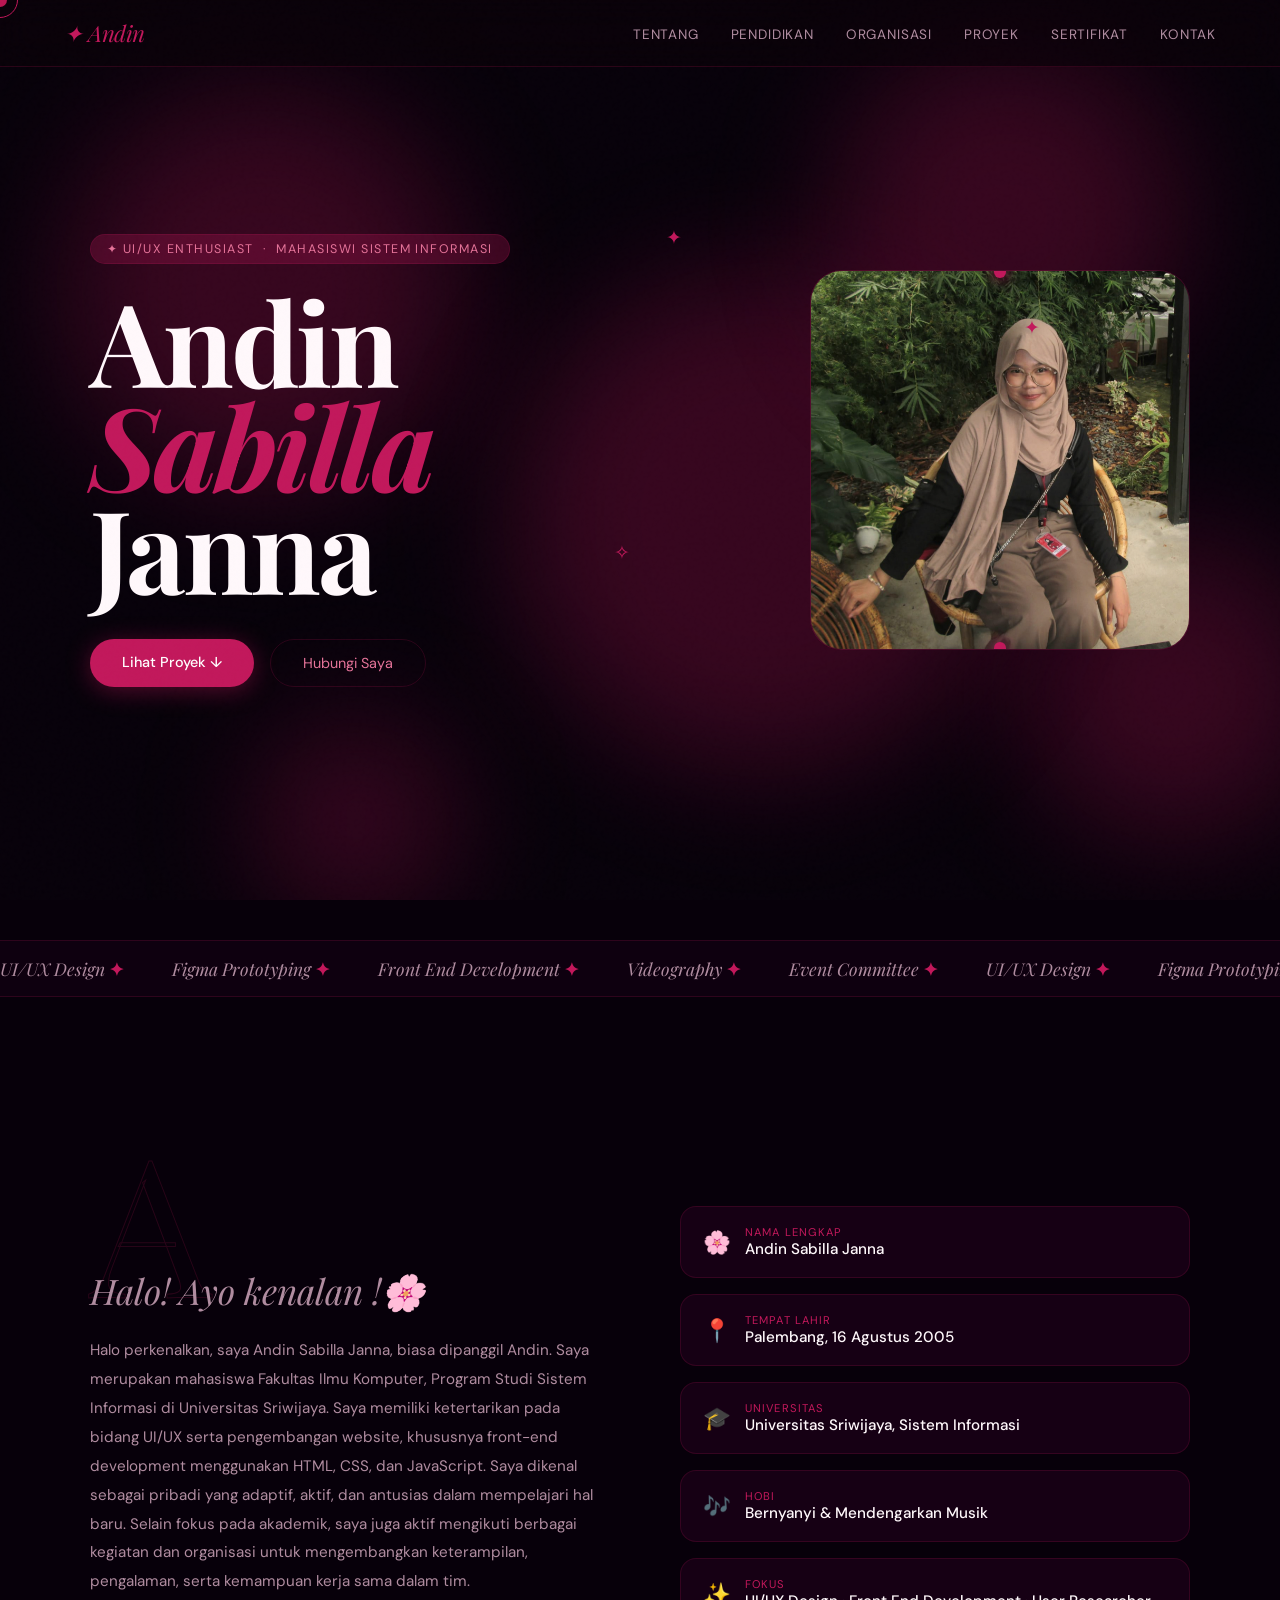
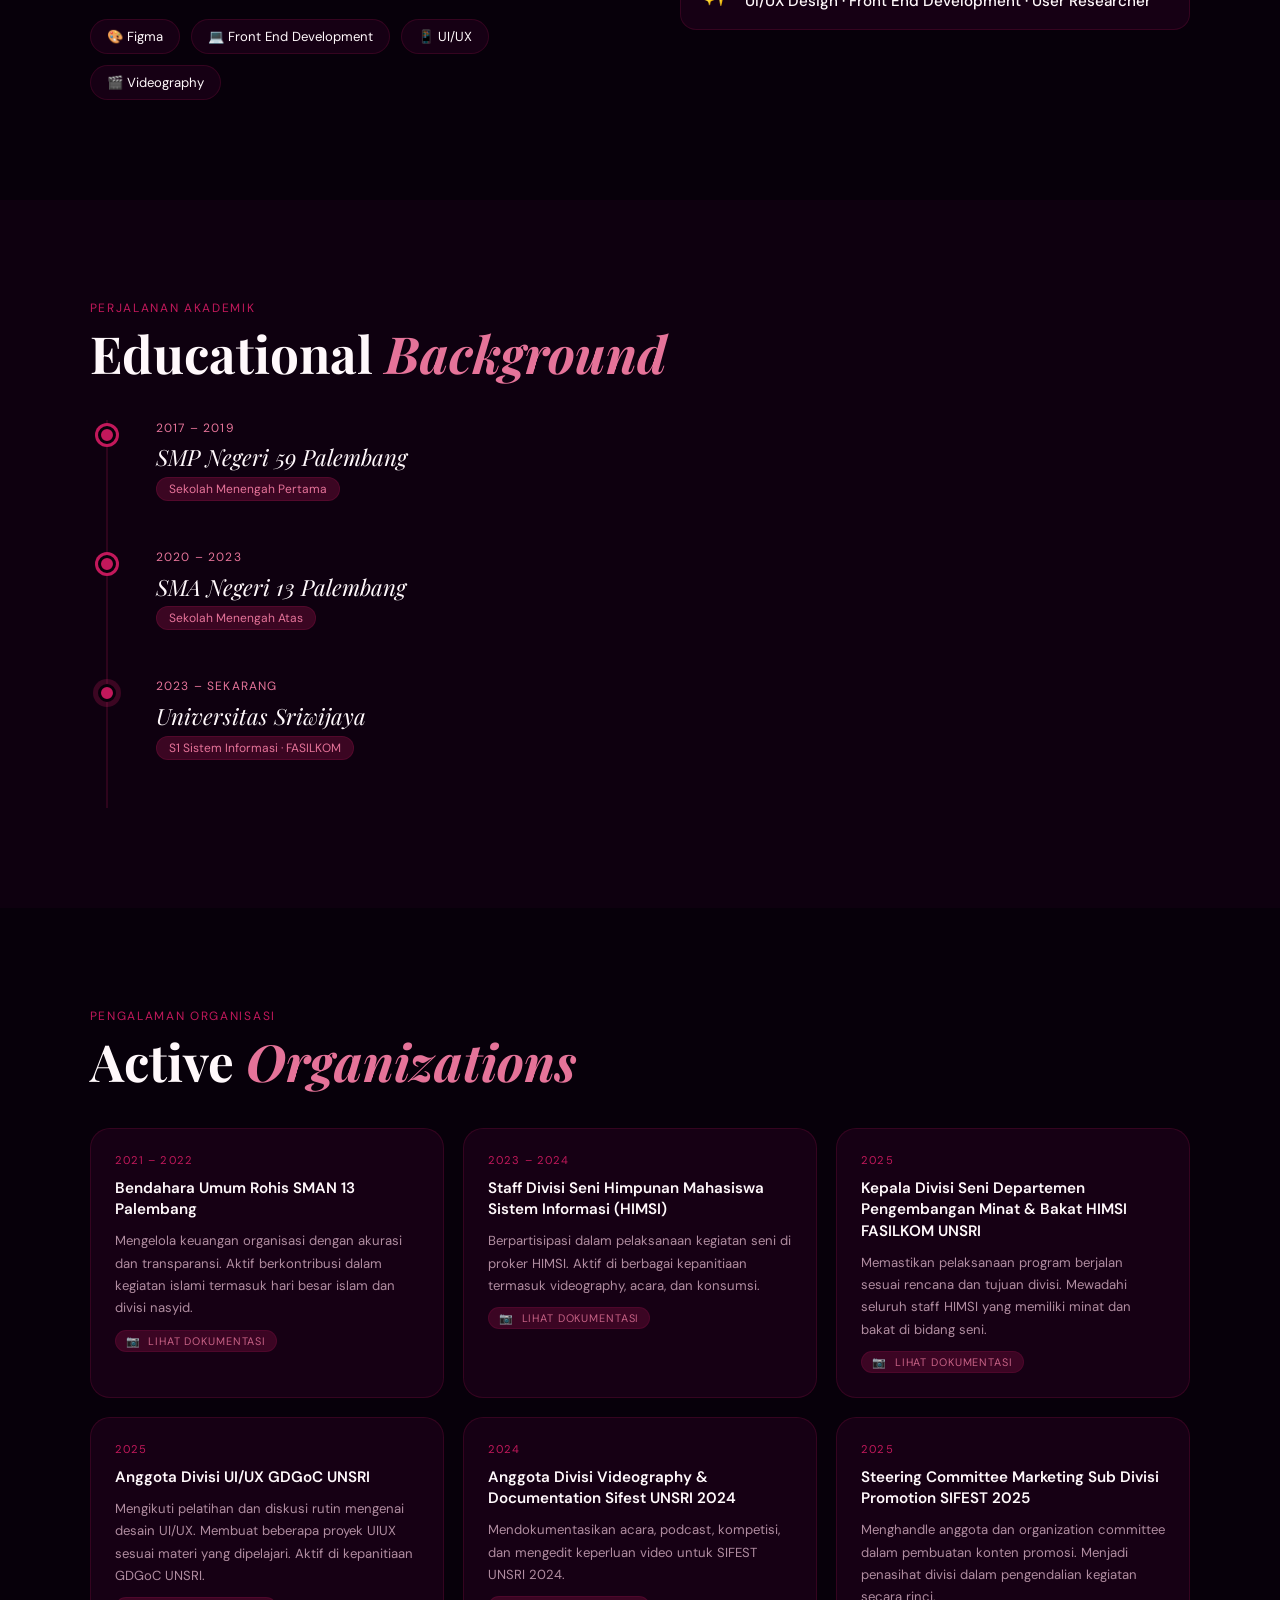
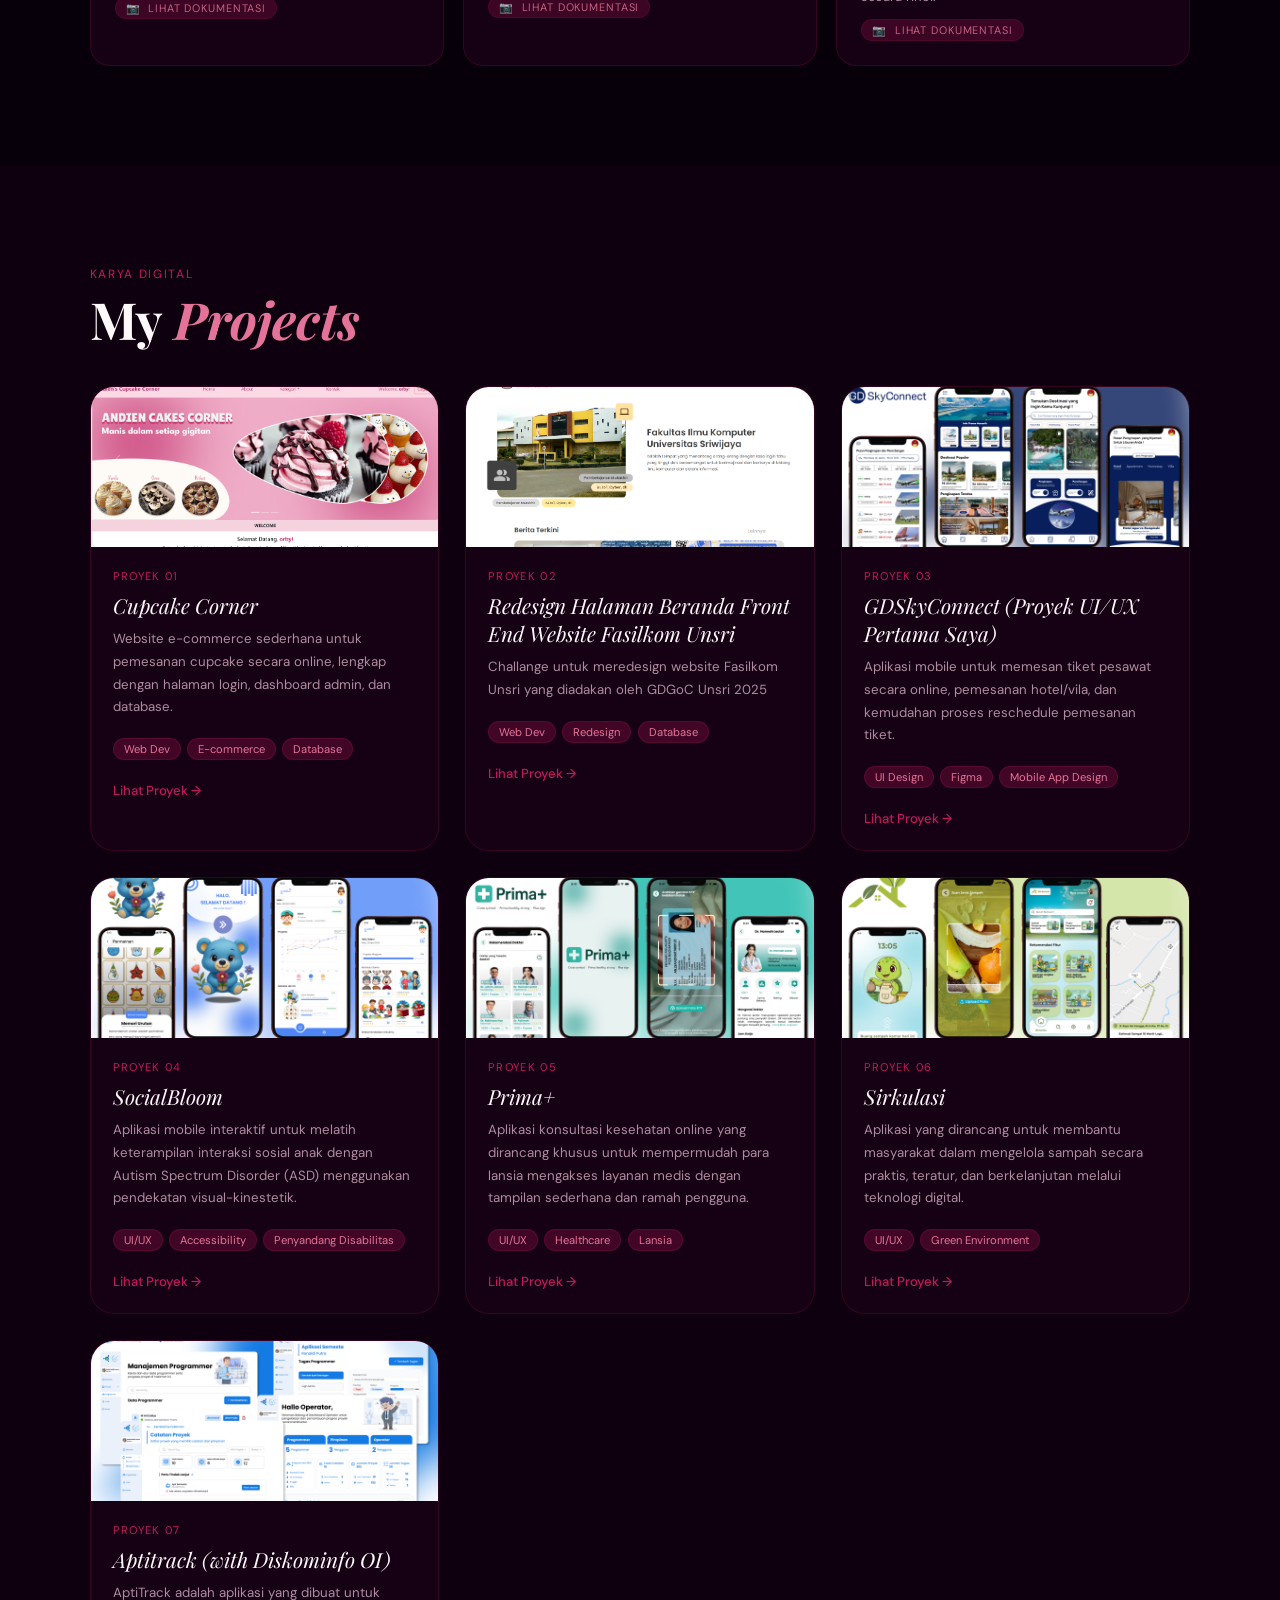
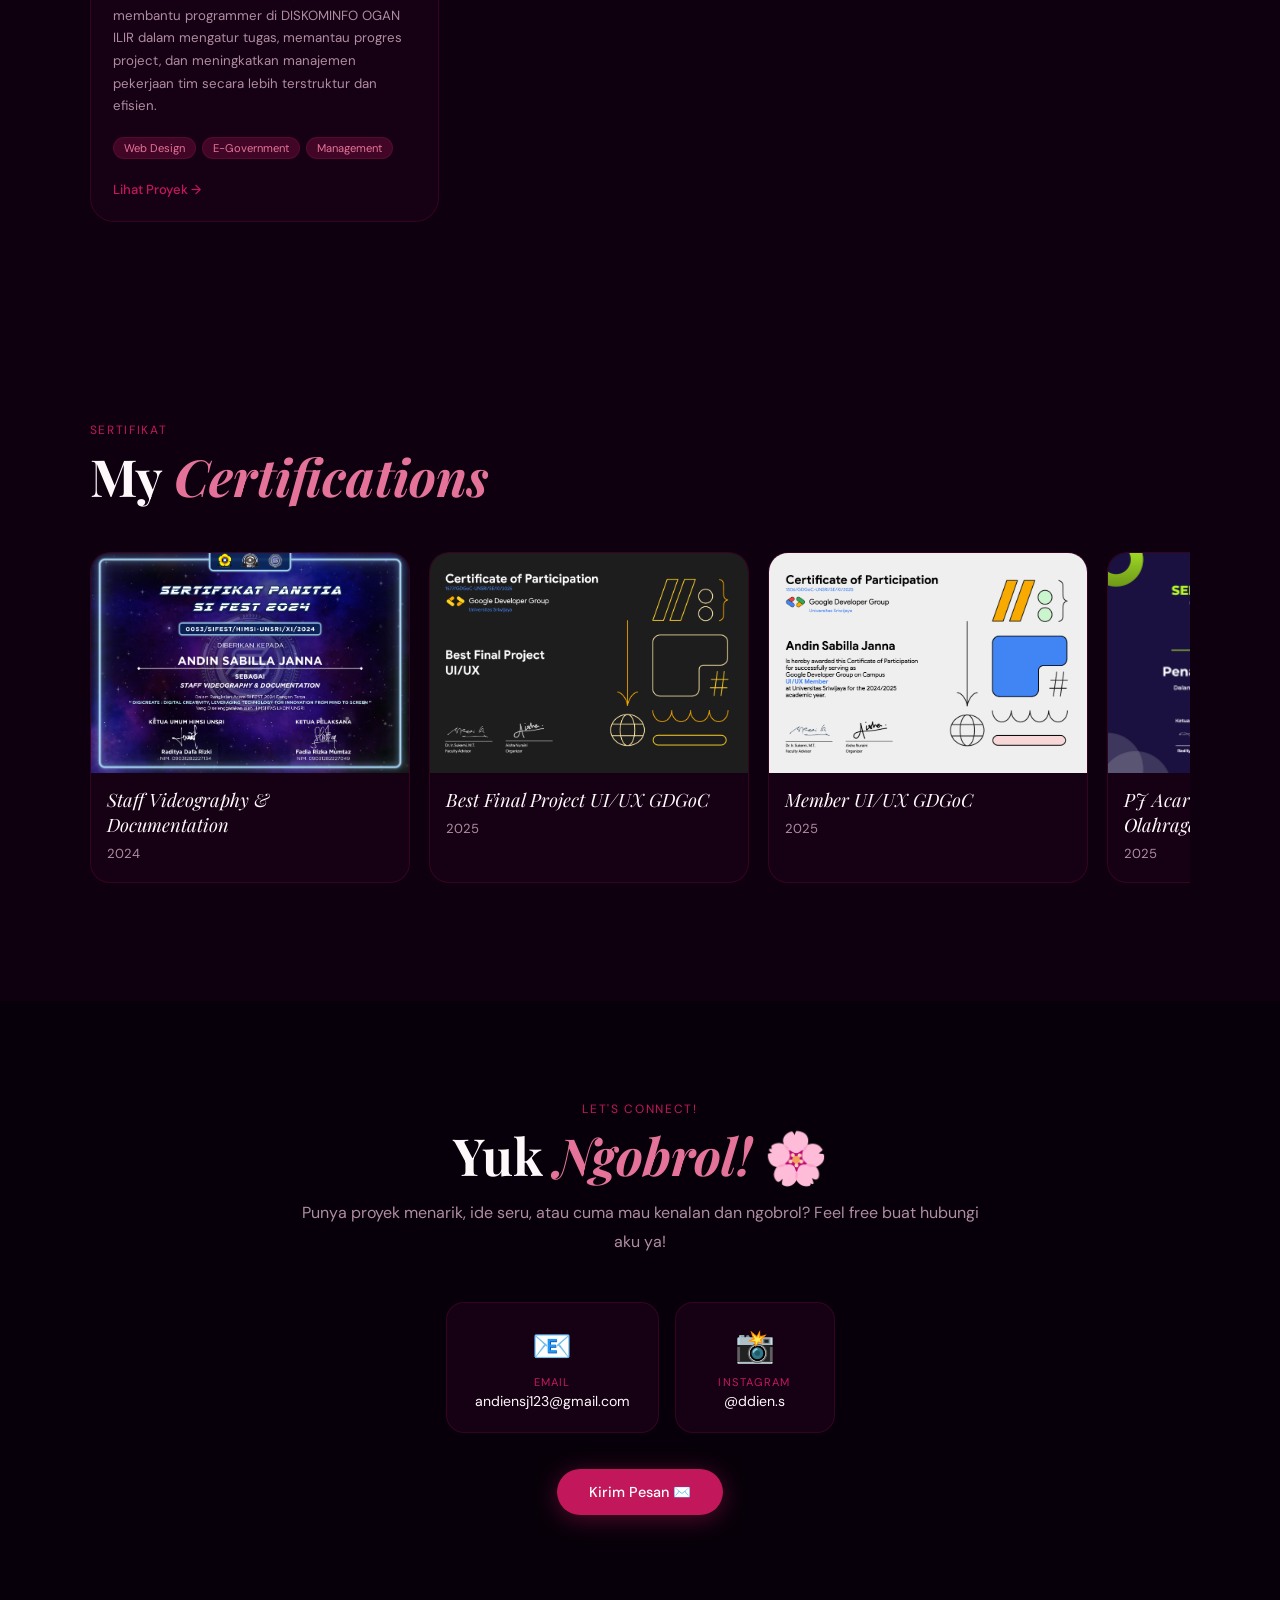
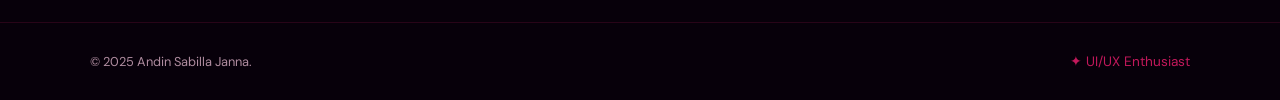
<file: index.html>
<!DOCTYPE html>
<html lang="id">
<head>
<meta charset="UTF-8">
<meta name="viewport" content="width=device-width, initial-scale=1.0">
<title>Andin Sabilla Janna — Portfolio</title>
<link href="https://fonts.googleapis.com/css2?family=Space+Grotesk:wght@300;400;500;600;700&family=Playfair+Display:ital,wght@0,700;1,700&family=DM+Sans:wght@300;400;500&display=swap" rel="stylesheet">
<link rel="stylesheet" href="style.css">
</head>
<body>

<!-- CURSOR -->
<div class="cursor" id="cursor"></div>
<div class="cursor-ring" id="cursorRing"></div>

<!-- BACKGROUND BUBBLES -->
<div class="bubbles-bg" id="bubblesContainer"></div>

<!-- NAV -->
<nav>
  <div class="nav-logo">✦ Andin</div>
  <button class="nav-toggle" id="navToggle" aria-label="Buka menu" aria-expanded="false" aria-controls="navMenu">☰</button>
  <ul class="nav-links" id="navMenu">
    <li><a href="#about">Tentang</a></li>
    <li><a href="#education">Pendidikan</a></li>
    <li><a href="#organizations">Organisasi</a></li>
    <li><a href="#projects">Proyek</a></li>
    <li><a href="#certificates">Sertifikat</a></li>
    <li><a href="#contact">Kontak</a></li>
  </ul>
</nav>

<!-- HERO -->
<section id="hero">
  <div>
    <div class="hero-tag">✦ UI/UX Enthusiast &nbsp;·&nbsp; Mahasiswi Sistem Informasi</div>
    <h1 class="hero-name">
      Andin<br><span>Sabilla</span><br>Janna
    </h1>
    <div class="hero-cta">
      <a href="#projects" class="btn-primary">Lihat Proyek ↓</a>
      <a href="#contact" class="btn-outline">Hubungi Saya</a>
    </div>
  </div>
  <div class="hero-deco">
    <div class="hero-circle-big glow-pulse">
      <div class="hero-circle-inner">
        <img id="heroAvatar" class="hero-avatar" src="asset/avatar.png" alt="Andin's Avatar">
      </div>
      <div class="orbit-dot" style="top:-5px;left:50%;transform:translateX(-50%)"></div>
      <div class="orbit-dot" style="bottom:-5px;left:50%;transform:translateX(-50%)"></div>
      <style>#heroAvatar { content: url('asset/avatar.png'); }</style>
    </div>
  </div>
  <span class="star-float" style="top:25%;left:52%;animation-delay:0s">✦</span>
  <span class="star-float" style="top:60%;left:48%;animation-delay:1s">✧</span>
  <span class="star-float" style="top:35%;left:80%;animation-delay:2s">✦</span>
</section>

<!-- MARQUEE -->
<div class="marquee-wrap">
  <div class="marquee-inner" id="marqueeInner">
    <span>UI/UX Design <b>✦</b></span>
    <span>Figma Prototyping <b>✦</b></span>
    <span>Front End Development <b>✦</b></span>
    <span>Videography <b>✦</b></span>
    <span>Event Committee <b>✦</b></span>
    <span>UI/UX Design <b>✦</b></span>
    <span>Figma Prototyping <b>✦</b></span>
    <span>HTML/CSS <b>✦</b></span>
    <span>Videography <b>✦</b></span>
    <span>Event Committee <b>✦</b></span>
  </div>
</div>

<!-- ABOUT -->
<section id="about">
  <div class="about-left reveal">
    <div class="big-initial">A</div>
    <p class="tagline">Halo! Ayo kenalan !🌸</p>
    <p>Halo perkenalkan, saya Andin Sabilla Janna, biasa dipanggil Andin. Saya merupakan mahasiswa Fakultas Ilmu Komputer, Program Studi Sistem Informasi di Universitas Sriwijaya. Saya memiliki ketertarikan pada bidang UI/UX serta pengembangan website, khususnya front-end development menggunakan HTML, CSS, dan JavaScript. Saya dikenal sebagai pribadi yang adaptif, aktif, dan antusias dalam mempelajari hal baru. Selain fokus pada akademik, saya juga aktif mengikuti berbagai kegiatan dan organisasi untuk mengembangkan keterampilan, pengalaman, serta kemampuan kerja sama dalam tim.</p>
    <div class="skills-row">
      <div class="skill-pill">🎨 Figma</div>
      <div class="skill-pill">💻 Front End Development</div>
      <div class="skill-pill">📱 UI/UX</div>
      <div class="skill-pill">🎬 Videography</div>
    </div>
  </div>
  <div class="about-right reveal">
    <div class="info-card">
      <div class="info-icon">🌸</div>
      <div>
        <div class="info-label">Nama Lengkap</div>
        <div class="info-val">Andin Sabilla Janna</div>
      </div>
    </div>
    <div class="info-card">
      <div class="info-icon">📍</div>
      <div>
        <div class="info-label">Tempat Lahir</div>
        <div class="info-val">Palembang, 16 Agustus 2005</div>
      </div>
    </div>
    <div class="info-card">
      <div class="info-icon">🎓</div>
      <div>
        <div class="info-label">Universitas</div>
        <div class="info-val">Universitas Sriwijaya, Sistem Informasi</div>
      </div>
    </div>
    <div class="info-card">
      <div class="info-icon">🎶</div>
      <div>
        <div class="info-label">Hobi</div>
        <div class="info-val">Bernyanyi & Mendengarkan Musik</div>
      </div>
    </div>
    <div class="info-card">
      <div class="info-icon">✨</div>
      <div>
        <div class="info-label">Fokus</div>
        <div class="info-val">UI/UX Design · Front End Development · User Researcher </div>
      </div>
    </div>
  </div>
</section>

<!-- EDUCATION -->
<section id="education">
  <div class="sec-label">Perjalanan Akademik</div>
  <h2 class="sec-title reveal">Educational <em>Background</em></h2>
  <div class="edu-track">
    <div class="edu-item">
      <div class="edu-dot"></div>
      <div class="edu-period">2017 – 2019</div>
      <div class="edu-school">SMP Negeri 59 Palembang</div>
      <span class="edu-badge">Sekolah Menengah Pertama</span>
    </div>
    <div class="edu-item">
      <div class="edu-dot"></div>
      <div class="edu-period">2020 – 2023</div>
      <div class="edu-school">SMA Negeri 13 Palembang</div>
      <span class="edu-badge">Sekolah Menengah Atas</span>
    </div>
    <div class="edu-item">
      <div class="edu-dot" style="background:var(--pink); box-shadow:0 0 0 5px rgba(194,24,91,0.25)"></div>
      <div class="edu-period">2023 – Sekarang</div>
      <div class="edu-school">Universitas Sriwijaya</div>
      <span class="edu-badge">S1 Sistem Informasi · FASILKOM</span>
    </div>
  </div>
</section>

<!-- ORGANIZATIONS -->
<section id="organizations">
  <div class="sec-label">Pengalaman Organisasi</div>
  <h2 class="sec-title reveal">Active <em>Organizations</em></h2>
  <div class="org-grid">

    <div class="org-card"
      data-org-photos='[
        {"src":"asset/rohis 3.jpeg","caption":""},
        {"src":"asset/rhs2.jpeg","caption":""}
      ]'>
      <div class="org-period">2021 – 2022</div>
      <div class="org-title">Bendahara Umum Rohis SMAN 13 Palembang</div>
      <div class="org-desc">Mengelola keuangan organisasi dengan akurasi dan transparansi. Aktif berkontribusi dalam kegiatan islami termasuk hari besar islam dan divisi nasyid.</div>
    </div>

    <div class="org-card"
      data-org-photos='[
        {"src":"asset/staff himsi 1.jpeg","caption":""},
        {"src":"asset/him2.jpeg","caption":""}
      ]'>
      <div class="org-period">2023 – 2024</div>
      <div class="org-title">Staff Divisi Seni Himpunan Mahasiswa Sistem Informasi (HIMSI)</div>
      <div class="org-desc">Berpartisipasi dalam pelaksanaan kegiatan seni di proker HIMSI. Aktif di berbagai kepanitiaan termasuk videography, acara, dan konsumsi.</div>
    </div>

    <div class="org-card"
      data-org-photos='[
        {"src":"asset/pimphim1.jpeg","caption":""},
        {"src":"asset/pimphim 2.jpeg","caption":""},
        {"src":"asset/pimphim himsi 3.jpeg","caption":""},
        {"src":"asset/pimphim 4.jpeg","caption":""}
      ]'>
      <div class="org-period">2025</div>
      <div class="org-title">Kepala Divisi Seni  Departemen Pengembangan Minat & Bakat HIMSI FASILKOM UNSRI</div>
      <div class="org-desc">Memastikan pelaksanaan program berjalan sesuai rencana dan tujuan divisi. Mewadahi seluruh staff HIMSI yang memiliki minat dan bakat di bidang seni.</div>
    </div>

    <div class="org-card"
      data-org-photos='[
        {"src":"asset/gdg 1.jpeg","caption":""},
        {"src":"asset/gdg 2.jpeg","caption":""},
        {"src":"asset/gdg 3.jpeg","caption":""},
        {"src":"asset/gdg 4.jpeg","caption":""}
      ]'>
      <div class="org-period">2025</div>
      <div class="org-title">Anggota Divisi UI/UX GDGoC UNSRI</div>
      <div class="org-desc">Mengikuti pelatihan dan diskusi rutin mengenai desain UI/UX. Membuat beberapa proyek UIUX sesuai materi yang dipelajari. Aktif di kepanitiaan GDGoC UNSRI.</div>
    </div>

    <div class="org-card"
      data-org-photos='[
        {"src":"asset/vdk1.jpeg","caption":""},
        {"src":"asset/vdk3.png","caption":""}
      ]'>
      <div class="org-period">2024</div>
      <div class="org-title">Anggota Divisi Videography & Documentation Sifest UNSRI 2024</div>
      <div class="org-desc">Mendokumentasikan acara, podcast, kompetisi, dan mengedit keperluan video untuk SIFEST UNSRI 2024.</div>
    </div>

    <div class="org-card"
      data-org-photos='[
        {"src":"asset/mark11.jpeg","caption":""},
        {"src":"asset/mrk 2.jpeg","caption":""},
        {"src":"asset/mark 1.jpeg","caption":""}
      ]'>
      <div class="org-period">2025</div>
      <div class="org-title">Steering Committee Marketing Sub Divisi Promotion SIFEST 2025</div>
      <div class="org-desc">Menghandle anggota dan organization committee dalam pembuatan konten promosi. Menjadi penasihat divisi dalam pengendalian kegiatan secara rinci.</div>
    </div>

  </div>
</section>

<!-- PROJECTS -->
<section id="projects">
  <div class="sec-label">Karya Digital</div>
  <h2 class="sec-title reveal">My <em>Projects</em></h2>
  <div class="proj-grid">

    <div class="proj-card">
      <div class="proj-thumb" style="background:linear-gradient(135deg,#3d0035,#1a0a1a)">
        <img class="proj-thumb-img" src="asset/cupcakecorner.png" alt="Foto proyek 01">
      </div>
      <div class="proj-body">
        <div class="proj-num">Proyek 01</div>
        <div class="proj-name">Cupcake Corner</div>
        <div class="proj-desc">Website e-commerce sederhana untuk pemesanan cupcake secara online, lengkap dengan halaman login, dashboard admin, dan database.</div>
        <div class="proj-tags">
          <span class="tag">Web Dev</span><span class="tag">E-commerce</span><span class="tag">Database</span>
        </div>
        <a href="https://github.com/andien-123/cupcake.git" target="_blank" rel="noopener" class="proj-link">Lihat Proyek →</a>
      </div>
    </div>

    <div class="proj-card">
      <div class="proj-thumb" style="background:linear-gradient(135deg,#3d0035,#1a0a1a)">
        <img class="proj-thumb-img" src="asset/redesignfe.png" alt="Foto proyek 02">
      </div>
      <div class="proj-body">
        <div class="proj-num">Proyek 02</div>
        <div class="proj-name">Redesign Halaman Beranda Front End Website Fasilkom Unsri</div>
        <div class="proj-desc">Challange untuk meredesign website Fasilkom Unsri yang diadakan oleh GDGoC Unsri 2025</div>
        <div class="proj-tags">
          <span class="tag">Web Dev</span><span class="tag">Redesign</span><span class="tag">Database</span>
        </div>
        <a href="https://github.com/andien-123/Redesign-Challange---Website-Fasilkom-Unsri" target="_blank" rel="noopener" class="proj-link">Lihat Proyek →</a>
      </div>
    </div>

    <div class="proj-card">
      <div class="proj-thumb" style="background:linear-gradient(135deg,#0a1a3d,#001a2d)">
        <img class="proj-thumb-img" src="asset/GDSkyConnect.png" alt="Foto proyek 03">
      </div>
      <div class="proj-body">
        <div class="proj-num">Proyek 03</div>
        <div class="proj-name">GDSkyConnect (Proyek UI/UX Pertama Saya)</div>
        <div class="proj-desc">Aplikasi mobile untuk memesan tiket pesawat secara online, pemesanan hotel/vila, dan kemudahan proses reschedule pemesanan tiket.</div>
        <div class="proj-tags">
          <span class="tag">UI Design</span><span class="tag">Figma</span><span class="tag">Mobile App Design</span>
        </div>
        <a href="https://www.figma.com" target="_blank" rel="noopener" class="proj-link">Lihat Proyek →</a>
      </div>
    </div>

    <div class="proj-card">
      <div class="proj-thumb" style="background:linear-gradient(135deg,#002a3d,#0a1a2a)">
        <img class="proj-thumb-img" src="asset/SocialBlooom.png" alt="Foto proyek 04">
      </div>
      <div class="proj-body">
        <div class="proj-num">Proyek 04</div>
        <div class="proj-name">SocialBloom</div>
        <div class="proj-desc">Aplikasi mobile interaktif untuk melatih keterampilan interaksi sosial anak dengan Autism Spectrum Disorder (ASD) menggunakan pendekatan visual-kinestetik.</div>
        <div class="proj-tags">
          <span class="tag">UI/UX</span><span class="tag">Accessibility</span><span class="tag">Penyandang Disabilitas</span>
        </div>
        <a href="https://www.figma.com/proto/N9FT2oK05E5cuSNXnSKCfG/projek-ux-socialbloom?page-id=0%3A1&node-id=592-2009&viewport=5462%2C-2708%2C0.32&t=OBUhJbFLRpBgyTad-1&scaling=scale-down&content-scaling=fixed&starting-point-node-id=638%3A1507" target="_blank" rel="noopener" class="proj-link">Lihat Proyek →</a>
      </div>
    </div>

    <div class="proj-card">
      <div class="proj-thumb" style="background:linear-gradient(135deg,#003d2a,#001a15)">
        <img class="proj-thumb-img" src="asset/Prima+.png" alt="Foto proyek 05">
      </div>
      <div class="proj-body">
        <div class="proj-num">Proyek 05</div>
        <div class="proj-name">Prima+</div>
        <div class="proj-desc">Aplikasi konsultasi kesehatan online yang dirancang khusus untuk mempermudah para lansia mengakses layanan medis dengan tampilan sederhana dan ramah pengguna.</div>
        <div class="proj-tags">
          <span class="tag">UI/UX</span><span class="tag">Healthcare</span><span class="tag">Lansia</span>
        </div>
        <a href="https://www.figma.com/proto/GXjeN8zCdpGRxkeOSIi5bo/GREEN-TEAM?page-id=0%3A1&node-id=280-1338&viewport=346%2C-101%2C0.23&t=V1FGYtZk10r6l9SZ-1&scaling=scale-down&content-scaling=fixed&starting-point-node-id=18%3A45&show-proto-sidebar=1" target="_blank" rel="noopener" class="proj-link">Lihat Proyek →</a>
      </div>
    </div>

    <div class="proj-card">
      <div class="proj-thumb" style="background:linear-gradient(135deg,#1a003d,#0a001a)">
        <img class="proj-thumb-img" src="asset/sirkulasii.png" alt="Foto proyek 06">
      </div>
      <div class="proj-body">
        <div class="proj-num">Proyek 06</div>
        <div class="proj-name">Sirkulasi</div>
        <div class="proj-desc">Aplikasi yang dirancang untuk membantu masyarakat dalam mengelola sampah secara praktis, teratur, dan berkelanjutan melalui teknologi digital.</div>
        <div class="proj-tags">
          <span class="tag">UI/UX</span><span class="tag">Green Environment</span>
        </div>
        <a href="https://www.figma.com/proto/cu5UW7dR4IDN14Q8ViPv9E/PROJEK-AKHIR-UIUX?node-id=263-1869&viewport=685%2C481%2C0.14&t=NBeuSNzODvwrmB3Q-1&scaling=scale-down&content-scaling=fixed&starting-point-node-id=91%3A112&show-proto-sidebar=1&page-id=0%3A1" target="_blank" rel="noopener" class="proj-link">Lihat Proyek →</a>
      </div>
    </div>

    <div class="proj-card">
      <div class="proj-thumb" style="background:linear-gradient(135deg,#003d2a,#001a10)">
        <img class="proj-thumb-img" src="asset/AptiTrack.png" alt="Foto proyek 07">
      </div>
      <div class="proj-body">
        <div class="proj-num">Proyek 07</div>
        <div class="proj-name">Aptitrack (with Diskominfo OI)</div>
        <div class="proj-desc">AptiTrack adalah aplikasi yang dibuat untuk membantu programmer di DISKOMINFO OGAN ILIR dalam mengatur tugas, memantau progres project, dan meningkatkan manajemen pekerjaan tim secara lebih terstruktur dan efisien.</div>
        <div class="proj-tags">
          <span class="tag">Web Design</span><span class="tag">E-Government</span><span class="tag">Management</span>
        </div>
        <a href="https://www.figma.com/proto/hKvdBxnKtaa04FHx2ABOYf/UIUX?page-id=282%3A60&node-id=2246-12837&viewport=2332%2C2321%2C0.21&t=24tFVX8CMrg5Gg6R-1&scaling=min-zoom&content-scaling=fixed&starting-point-node-id=578%3A2360" target="_blank" rel="noopener" class="proj-link">Lihat Proyek →</a>
      </div>
    </div>

  </div>
</section>

<!-- CERTIFICATES -->
<section id="certificates">
  <div class="sec-label">Sertifikat</div>
  <h2 class="sec-title reveal">My <em>Certifications</em></h2>
  <div class="cert-wrap">
    <div class="cert-scroll">
      <div class="cert-card reveal">
        <img class="cert-img" src="asset/ANDIN SABILLA JANNA.png" alt="Sertifikat 01">
        <div class="cert-body">
          <div class="cert-title">Staff Videography & Documentation</div>
          <div class="cert-meta">2024</div>
        </div>
      </div>
      <div class="cert-card reveal">
        <img class="cert-img" src="asset/bfp.png" alt="Sertifikat 02">
        <div class="cert-body">
          <div class="cert-title">Best Final Project UI/UX GDGoC</div>
          <div class="cert-meta">2025</div>
        </div>
      </div>
      <div class="cert-card reveal">
        <img class="cert-img" src="asset/memb uiux.png" alt="Sertifikat 03">
        <div class="cert-body">
          <div class="cert-title">Member UI/UX GDGoC</div>
          <div class="cert-meta">2025</div>
        </div>
      </div>
      <div class="cert-card reveal">
        <img class="cert-img" src="asset/porgeselsi.png" alt="Sertifikat 04">
        <div class="cert-body">
          <div class="cert-title">PJ Acara Lomba Seni (Pekan Olahraga & Seni Sisfor)</div>
          <div class="cert-meta">2025</div>
        </div>
      </div>
      <div class="cert-card reveal">
        <img class="cert-img" src="asset/promotion.jpeg" alt="Sertifikat 05">
        <div class="cert-body">
          <div class="cert-title">Steering Committee Marketing Sub Divisi Promotion SIFEST 2025</div>
          <div class="cert-meta">2025</div>
        </div>
      </div>
      <div class="cert-card reveal">
        <img class="cert-img" src="/asset/studyjam.png" alt="Sertifikat 06">
        <div class="cert-body">
          <div class="cert-title">Panitia Kurikulum Study Jam UI/UX GDGoC</div>
          <div class="cert-meta">2025</div>
        </div>
      </div>
    </div>
  </div>
</section>

<!-- CONTACT -->
<section id="contact">
  <div class="contact-inner">
    <div class="sec-label">Let's Connect!</div>
    <h2 class="sec-title reveal">Yuk <em>Ngobrol!</em> 🌸</h2>
    <p class="contact-sub reveal">Punya proyek menarik, ide seru, atau cuma mau kenalan dan ngobrol? Feel free buat hubungi aku ya!</p>
    <div class="contact-cards reveal">
      <a href="mailto:andiensj123@gmail.com" class="contact-card">
        <div class="ci">📧</div>
        <div class="cl">Email</div>
        <div class="cv">andiensj123@gmail.com</div>
      </a>
      <a href="https://instagram.com/ddien.s" target="_blank" rel="noopener" class="contact-card">
        <div class="ci">📸</div>
        <div class="cl">Instagram</div>
        <div class="cv">@ddien.s</div>
      </a>
    </div>
    <a href="mailto:andiensj123@gmail.com?subject=Halo%20Andin&body=Halo%20Andin,%20saya%20ingin%20menghubungi%20Anda." class="btn-primary">Kirim Pesan ✉️</a>
  </div>
</section>

<!-- FOOTER -->
<footer>
  <p>© 2025 Andin Sabilla Janna. </p>
  <p style="color:var(--pink);font-size:0.85rem">✦ UI/UX Enthusiast</p>
</footer>

<script>
/* ═══════════════════════════════════════
   ORIGINAL SCRIPTS
═══════════════════════════════════════ */

// CURSOR
const cursor = document.getElementById('cursor');
const cursorRing = document.getElementById('cursorRing');
let mx=0,my=0,rx=0,ry=0;
document.addEventListener('mousemove', e => {
  mx=e.clientX; my=e.clientY;
  cursor.style.left=mx+'px'; cursor.style.top=my+'px';
});
function animRing(){
  rx+=(mx-rx)*0.12; ry+=(my-ry)*0.12;
  cursorRing.style.left=rx+'px'; cursorRing.style.top=ry+'px';
  requestAnimationFrame(animRing);
}
animRing();

// SPARKLES ON CLICK
document.addEventListener('click', e => {
  for(let i=0;i<6;i++){
    const s=document.createElement('div');
    s.classList.add('sparkle');
    s.style.left=(e.clientX+Math.random()*30-15)+'px';
    s.style.top=(e.clientY+Math.random()*30-15)+'px';
    s.style.fontSize=(Math.random()*14+8)+'px';
    s.innerHTML = Math.random()>0.5?'✦':'✧';
    s.style.color='hsl('+(340+Math.random()*40)+',100%,'+(60+Math.random()*20)+'%)';
    document.body.appendChild(s);
    setTimeout(()=>s.remove(),800);
  }
});

// BUBBLES BG
const bc = document.getElementById('bubblesContainer');
[{w:400,h:400,t:10,l:5,dur:8},{w:300,h:300,t:60,l:80,dur:11},{w:500,h:500,t:30,l:40,dur:13},{w:200,h:200,t:80,l:20,dur:7},{w:350,h:350,t:5,l:65,dur:10}]
.forEach(b=>{
  const el=document.createElement('div');
  el.classList.add('bubble');
  el.style.cssText=`width:${b.w}px;height:${b.h}px;top:${b.t}%;left:${b.l}%;animation-duration:${b.dur}s`;
  bc.appendChild(el);
});

// SCROLL REVEAL
const reveals = document.querySelectorAll('.reveal,.org-card,.proj-card,.edu-item,.cert-card');
const obs = new IntersectionObserver(entries=>{
  entries.forEach((e,i)=>{
    if(e.isIntersecting){
      setTimeout(()=>e.target.classList.add('visible'), i*80);
      obs.unobserve(e.target);
    }
  });
},{threshold:0.12});
reveals.forEach(el=>obs.observe(el));

// NAV HOVER CURSOR
document.querySelectorAll('a,button,.btn-primary,.btn-outline,.proj-card,.org-card,.cert-card').forEach(el=>{
  el.addEventListener('mouseenter',()=>{ cursor.style.width='20px'; cursor.style.height='20px'; cursorRing.style.width='50px'; cursorRing.style.height='50px'; });
  el.addEventListener('mouseleave',()=>{ cursor.style.width='14px'; cursor.style.height='14px'; cursorRing.style.width='36px'; cursorRing.style.height='36px'; });
});

// NAV TOGGLE
const navToggle = document.getElementById('navToggle');
const navMenu   = document.getElementById('navMenu');
if(navToggle && navMenu){
  const setOpen=(isOpen)=>{ navMenu.classList.toggle('open',isOpen); navToggle.setAttribute('aria-expanded',String(isOpen)); };
  navToggle.addEventListener('click',e=>{ e.stopPropagation(); setOpen(!navMenu.classList.contains('open')); });
  navMenu.querySelectorAll('a').forEach(link=>link.addEventListener('click',()=>setOpen(false)));
  document.addEventListener('click',()=>{ if(navMenu.classList.contains('open')) setOpen(false); });
  navMenu.addEventListener('click',e=>e.stopPropagation());
}

/* ═══════════════════════════════════════
   GALLERY POPUP — Stacked Card Effect
═══════════════════════════════════════ */
(function(){

  /* Inject overlay HTML */
  const overlay = document.createElement('div');
  overlay.id = 'galleryOverlay';
  overlay.innerHTML = `
    <div class="gallery-panel" role="dialog" aria-modal="true" aria-label="Galeri Foto Organisasi">
      <div class="gallery-header">
        <div class="gallery-title-wrap">
          <div class="gallery-label">📸 Dokumentasi</div>
          <div class="gallery-title" id="galleryTitle"></div>
        </div>
        <button class="gallery-close" id="galleryClose" aria-label="Tutup galeri">✕</button>
      </div>
      <div class="card-stack" id="cardStack" role="region" aria-label="Geser foto untuk melihat selanjutnya"></div>
      <div class="swipe-hint"><span>←</span> geser kartu atau klik panah <span>→</span></div>
      <div style="display:flex;align-items:center;gap:14px;">
        <button class="g-arrow" id="gPrev" aria-label="Foto sebelumnya">‹</button>
        <div style="display:flex;flex-direction:column;align-items:center;gap:8px;">
          <div class="gallery-dots" id="galleryDots"></div>
          <div class="gallery-counter" id="galleryCounter">1 / 3</div>
        </div>
        <button class="g-arrow" id="gNext" aria-label="Foto berikutnya">›</button>
      </div>
      <div class="photo-caption" id="photoCaption"></div>
    </div>`;
  document.body.appendChild(overlay);

  /* State */
  let photos=[], currentIndex=0, isAnimating=false;
  const stack      = document.getElementById('cardStack');
  const titleEl    = document.getElementById('galleryTitle');
  const dotsEl     = document.getElementById('galleryDots');
  const counterEl  = document.getElementById('galleryCounter');
  const captionEl  = document.getElementById('photoCaption');
  const btnClose   = document.getElementById('galleryClose');
  const btnPrev    = document.getElementById('gPrev');
  const btnNext    = document.getElementById('gNext');

  /* Open / Close */
  function openGallery(orgName, photoArr){
    photos=photoArr; currentIndex=0;
    titleEl.textContent=orgName;
    buildStack(); updateMeta();
    overlay.classList.add('active');
    document.body.style.overflow='hidden';
  }
  function closeGallery(){
    overlay.classList.remove('active');
    document.body.style.overflow='';
    setTimeout(()=>{ stack.innerHTML=''; },450);
  }

  /* Build card stack */
  function buildStack(){
    stack.innerHTML='';
    const total=photos.length, slots=Math.min(3,total);
    for(let slot=slots-1; slot>=0; slot--){
      const idx=(currentIndex+slot)%total;
      stack.appendChild(createCard(photos[idx], slot));
    }
  }

  function createCard(photo, pos){
    const card=document.createElement('div');
    card.className='photo-card';
    card.dataset.pos=pos;
    const img=new Image();
    img.alt=photo.caption||'Foto dokumentasi';
    img.loading='lazy';
    img.onerror=()=>{
      card.style.background='linear-gradient(135deg,#3d0035,#1a0a2e)';
      card.innerHTML=`<div style="width:100%;height:100%;display:flex;flex-direction:column;align-items:center;justify-content:center;gap:10px;padding:20px;text-align:center;"><div style="font-size:2.5rem;opacity:0.5">📷</div><div style="font-size:0.7rem;color:rgba(194,24,91,0.7);letter-spacing:0.06em;">Tambahkan foto di:<br>${photo.src}</div></div>`;
    };
    img.src=photo.src;
    card.appendChild(img);
    if(pos===0) enableDrag(card);
    return card;
  }

  /* Drag / swipe */
  function enableDrag(card){
    let startX=0, dx=0, dy=0, dragging=false;
    function onStart(e){ if(isAnimating) return; const pt=e.touches?e.touches[0]:e; startX=pt.clientX; dragging=true; card.style.transition='none'; }
    function onMove(e){ if(!dragging) return; const pt=e.touches?e.touches[0]:e; dx=pt.clientX-startX; dy=(e.touches?e.touches[0]:e).clientY-(e.touches?e.touches[0].clientY:e.clientY); const rot=dx*0.07; card.style.transform=`rotate(${1+rot}deg) translateX(${4+dx}px) scale(1)`; card.style.filter=dx>40?'brightness(1.08)':dx<-40?'brightness(0.85)':'brightness(1)'; }
    function onEnd(){ if(!dragging) return; dragging=false; card.style.transition=''; card.style.filter=''; if(dx>60) advance('right'); else if(dx<-60) advance('left'); else { card.style.transition='transform 0.35s cubic-bezier(0.34,1.56,0.64,1)'; card.style.transform='rotate(1deg) translateX(4px) scale(1)'; } dx=0; }
    card.addEventListener('mousedown',onStart);
    card.addEventListener('touchstart',onStart,{passive:true});
    window.addEventListener('mousemove',onMove);
    window.addEventListener('touchmove',onMove,{passive:true});
    window.addEventListener('mouseup',onEnd);
    window.addEventListener('touchend',onEnd);
  }

  /* Advance photo */
  function advance(dir){
    if(isAnimating||photos.length<=1) return;
    isAnimating=true;
    const frontCard=stack.querySelector('[data-pos="0"]');
    const cls=dir==='right'?'fly-right':'fly-left';
    currentIndex=dir==='right'?(currentIndex+1)%photos.length:(currentIndex-1+photos.length)%photos.length;
    frontCard.classList.add(cls);
    frontCard.style.zIndex=10;
    const remaining=[...stack.querySelectorAll('.photo-card:not(.'+cls+')')];
    remaining.forEach((c,i)=>{ const np=remaining.length-1-i; c.classList.add('transitioning'); c.dataset.pos=np; if(np===0) enableDrag(c); });
    setTimeout(()=>{
      frontCard.remove();
      if(photos.length>1){ const ni=(currentIndex+2)%photos.length; const nc=createCard(photos[ni],2); nc.classList.add('entering'); stack.insertBefore(nc,stack.firstChild); setTimeout(()=>nc.classList.remove('entering'),450); }
      remaining.forEach(c=>c.classList.remove('transitioning'));
      updateMeta(); isAnimating=false;
    },500);
    updateMeta();
  }

  /* Meta */
  function updateMeta(){
    counterEl.textContent=`${currentIndex+1} / ${photos.length}`;
    captionEl.style.opacity='0';
    setTimeout(()=>{ captionEl.textContent=photos[currentIndex]?.caption||''; captionEl.style.opacity='1'; },200);
    dotsEl.innerHTML='';
    photos.forEach((_,i)=>{
      const d=document.createElement('div');
      d.className='g-dot'+(i===currentIndex?' active':'');
      d.addEventListener('click',()=>{ if(i===currentIndex||isAnimating) return; advance(i>currentIndex?'right':'left'); });
      dotsEl.appendChild(d);
    });
  }

  /* Button events */
  btnClose.addEventListener('click', closeGallery);
  overlay.addEventListener('click', e=>{ if(e.target===overlay) closeGallery(); });
  btnNext.addEventListener('click',()=>{ if(photos.length<=1){ btnNext.classList.add('shake'); setTimeout(()=>btnNext.classList.remove('shake'),350); return; } advance('right'); });
  btnPrev.addEventListener('click',()=>{ if(photos.length<=1){ btnPrev.classList.add('shake'); setTimeout(()=>btnPrev.classList.remove('shake'),350); return; } advance('left'); });
  document.addEventListener('keydown',e=>{ if(!overlay.classList.contains('active')) return; if(e.key==='Escape') closeGallery(); if(e.key==='ArrowRight') advance('right'); if(e.key==='ArrowLeft') advance('left'); });

  /* Bind org cards — baca data-org-photos dari HTML */
  document.querySelectorAll('.org-card[data-org-photos]').forEach(card=>{
    const badge=document.createElement('div');
    badge.className='org-card-badge';
    badge.innerHTML='📷 &nbsp;Lihat Dokumentasi';
    card.appendChild(badge);
    card.addEventListener('click',()=>{
      const orgName=card.querySelector('.org-title')?.textContent||'Organisasi';
      let photoArr=[];
      try { photoArr=JSON.parse(card.dataset.orgPhotos); } catch(e){ console.warn('Data foto error',e); }
      if(photoArr.length) openGallery(orgName, photoArr);
    });
  });

})();
</script>
</body>
</html>
</file>
<file: style.css>
:root {
    --black: #07000A;
    --dark: #0E000F;
    --card: #160014;
    --pink: #C2185B;
    --pink-light: #E57399;
    --pink-soft: #FFE4E1;
    --pink-glow: rgba(194,24,91,0.25);
    --white: #fff8fb;
    --muted: #b08ca0;
    --border: rgba(194,24,91,0.18);
  }

  * { margin:0; padding:0; box-sizing:border-box; }

  html { scroll-behavior: smooth; }

  body {
    background: var(--black);
    color: var(--white);
    font-family: 'DM Sans', sans-serif;
    overflow-x: hidden;
    cursor: none;
    -webkit-tap-highlight-color: transparent;
    text-rendering: optimizeLegibility;
  }

  /* Fixed navbar anchor safety */
  html { scroll-behavior: smooth; scroll-padding-top: 88px; }
  section { scroll-margin-top: 88px; }


  /* CUSTOM CURSOR */
  .cursor {
    width: 14px; height: 14px;
    background: var(--pink);
    border-radius: 50%;
    position: fixed;
    pointer-events: none;
    z-index: 9999;
    transform: translate(-50%,-50%);
    transition: transform 0.1s, width 0.2s, height 0.2s;
    mix-blend-mode: difference;
  }
  .cursor-ring {
    width: 36px; height: 36px;
    border: 1.5px solid var(--pink);
    border-radius: 50%;
    position: fixed;
    pointer-events: none;
    z-index: 9998;
    transform: translate(-50%,-50%);
    transition: transform 0.18s ease, width 0.3s, height 0.3s;
  }

  /* SPARKLES */
  .sparkle {
    position: fixed;
    pointer-events: none;
    z-index: 9997;
    animation: sparkleFade 0.8s ease forwards;
  }
  @keyframes sparkleFade {
    0%   { opacity:1; transform:scale(1) rotate(0deg); }
    100% { opacity:0; transform:scale(0) rotate(90deg); }
  }

  /* NAV */
  nav {
    position: fixed; top:0; left:0; right:0; z-index: 1000;
    display: flex; justify-content: space-between; align-items: center;
    padding: 18px 5%;
    background: rgba(10,0,9,0.7);
    backdrop-filter: blur(16px);
    -webkit-backdrop-filter: blur(16px);
    border-bottom: 1px solid var(--border);
  }

  .nav-toggle {
    display: none;
    background: transparent;
    border: 1px solid var(--border);
    color: var(--white);
    padding: 10px 12px;
    border-radius: 12px;
    cursor: pointer;
    line-height: 1;
  }
  .nav-toggle:focus { outline: 2px solid var(--pink-glow); outline-offset: 2px; }

  .nav-links {
    display:flex; gap:2rem; list-style:none;
  }

  /* Mobile menu panel */
  .nav-links.mobile {
    display: none;
    position: absolute;
    top: calc(100% + 10px);
    right: 5%;
    width: min(260px, 90vw);
    padding: 10px;
    border-radius: 16px;
    background: rgba(18,0,17,0.92);
    border: 1px solid var(--border);
    backdrop-filter: blur(18px);
    -webkit-backdrop-filter: blur(18px);
    flex-direction: column;
    gap: 8px;
  }

  .nav-links.mobile.open { display: flex; }

  .nav-logo {
    font-family: 'Playfair Display', serif;
    font-style: italic;
    font-size: 1.4rem;
    color: var(--pink);
    letter-spacing: -0.02em;
  }
  .nav-links { display:flex; gap:2rem; list-style:none; }
  .nav-links a {
    color: var(--muted);
    text-decoration: none;
    font-size: 0.85rem;
    letter-spacing: 0.06em;
    text-transform: uppercase;
    transition: color 0.2s;
  }
  .nav-links a:hover { color: var(--pink); }

  /* FLOATING BUBBLES BG */
  .bubbles-bg {
    position: fixed; inset: 0; pointer-events: none; overflow: hidden; z-index: 0;
  }
  .bubble {
    position: absolute;
    border-radius: 50%;
    background: var(--pink-glow);
    filter: blur(60px);
    animation: floatBubble linear infinite;
  }
  @keyframes floatBubble {
    0%   { transform: translateY(0) scale(1); opacity: 0.3; }
    50%  { opacity: 0.6; transform: translateY(-40px) scale(1.05); }
    100% { transform: translateY(0) scale(1); opacity: 0.3; }
  }

  /* SECTIONS */
  section { position: relative; z-index: 1; padding: 100px 7%; }

  /* ── HERO ── */
  #hero {
    min-height: 100vh;
    display: flex; flex-direction: column;
    justify-content: center;
    padding-top: 120px;
  }
  .hero-tag {
    display: inline-block;
    background: var(--pink-glow);
    border: 1px solid var(--border);
    color: var(--pink-light);
    font-size: 0.78rem;
    letter-spacing: 0.12em;
    text-transform: uppercase;
    padding: 6px 16px;
    border-radius: 100px;
    margin-bottom: 1.6rem;
    animation: fadeUp 0.8s 0.2s both;
  }
  .hero-name {
    font-family: 'Playfair Display', serif;
    font-size: clamp(3.2rem, 9vw, 8rem);
    line-height: 0.9;
    letter-spacing: -0.03em;
    animation: fadeUp 0.8s 0.4s both;
  }
  .hero-name span { color: var(--pink); font-style: italic; }
  .hero-sub {
    font-size: clamp(1rem, 2.5vw, 1.3rem);
    color: var(--muted);
    margin-top: 1.6rem;
    max-width: 520px;
    line-height: 1.7;
    animation: fadeUp 0.8s 0.6s both;
  }
  .hero-cta {
    display: flex; gap: 1rem; margin-top: 2.4rem; flex-wrap: wrap;
    animation: fadeUp 0.8s 0.8s both;
  }
  .btn-primary {
    background: var(--pink);
    color: #fff;
    border: none;
    padding: 14px 32px;
    border-radius: 100px;
    font-size: 0.9rem;
    font-family: 'DM Sans', sans-serif;
    font-weight: 500;
    cursor: pointer;
    text-decoration: none;
    transition: transform 0.2s, box-shadow 0.2s;
    box-shadow: 0 4px 24px rgba(194,24,91,0.4);
  }
  .btn-primary:hover { transform: translateY(-3px); box-shadow: 0 8px 32px rgba(194,24,91,0.55); }
  .btn-outline {
    background: transparent;
    color: var(--pink-light);
    border: 1px solid var(--border);
    padding: 14px 32px;
    border-radius: 100px;
    font-size: 0.9rem;
    font-family: 'DM Sans', sans-serif;
    cursor: pointer;
    text-decoration: none;
    transition: background 0.2s, color 0.2s;
  }
  .btn-outline:hover { background: var(--pink-glow); color: var(--pink); }

  .hero-deco {
  position: absolute;
  right: 7%;
  top: 30%; /* dinaikkan */
  transform: translateY(-50%);
  animation: fadeUp 1s 0.6s both;
}

.hero-circle-big {
  width: 380px;
  height: 380px;
  border: 1px solid var(--border);
  border-radius: 32px; /* kotak rounded */
  display: flex;
  align-items: center;
  justify-content: center;
  position: relative;
  background: rgba(255,255,255,0.02);
  backdrop-filter: blur(10px);
  -webkit-backdrop-filter: blur(10px);
  overflow: hidden;
  padding: 0;
  animation: none;
}

.hero-avatar {
  width: 100%;
  height: 100%;
  object-fit: cover;
  border-radius: 24px;
  border: none;
  box-shadow: 0 0 25px rgba(194,24,91,0.35);
  display: block;
}
  .orbit-dot {
  position: absolute;
  width: 12px;
  height: 12px;
  background: var(--pink);
  border-radius: 50%;
  box-shadow: 0 0 14px var(--pink);
}

  /* SECTION HEADER */
  .sec-label {
    font-size: 0.75rem;
    letter-spacing: 0.14em;
    text-transform: uppercase;
    color: var(--pink);
    margin-bottom: 0.6rem;
  }
  .sec-title {
    font-family: 'Playfair Display', serif;
    font-size: clamp(2rem, 4vw, 3.2rem);
    line-height: 1.1;
    margin-bottom: 2.4rem;
  }
  .sec-title em { font-style: italic; color: var(--pink-light); }

  /* ABOUT */
  #about { display: grid; grid-template-columns: 1fr 1fr; gap: 5rem; align-items: center; }
  .about-left .big-initial {
    -webkit-user-select: none;
    user-select: none;


    font-family: 'Playfair Display', serif;
    font-size: clamp(6rem, 15vw, 14rem);
    line-height: 0.85;
    color: transparent;
    -webkit-text-stroke: 1px var(--border);
    letter-spacing: -0.04em;
    margin-bottom: -2rem;
    user-select: none;
  }
  .about-left .tagline {
    font-size: clamp(1.5rem, 3vw, 2.2rem);
    font-family: 'Playfair Display', serif;
    font-style: italic;
    line-height: 1.3;
    margin-bottom: 1.4rem;
  }
  .about-left p { color: var(--muted); line-height: 1.9; font-size: 0.95rem; }

  .about-right { display: flex; flex-direction: column; gap: 1rem; }
  .info-card {
    background: var(--card);
    border: 1px solid var(--border);
    border-radius: 16px;
    padding: 18px 22px;
    display: flex; align-items: center; gap: 14px;
    transition: transform 0.2s, border-color 0.2s;
  }
  .info-card:hover { transform: translateX(6px); border-color: var(--pink); }
  .info-icon { font-size: 1.4rem; }
  .info-label { font-size: 0.7rem; color: var(--pink); letter-spacing: 0.1em; text-transform: uppercase; }
  .info-val { font-size: 0.95rem; font-weight: 500; }

  /* EDUCATION */
  #education { background: var(--dark); }
  .edu-track {
    position: relative;
    display: flex; flex-direction: column; gap: 0;
    border-left: 2px solid var(--border);
    padding-left: 3rem;
    margin-left: 1rem;
  }
  .edu-item {
    position: relative;
    padding-bottom: 3rem;
    opacity: 0; transform: translateX(-20px);
    transition: opacity 0.6s, transform 0.6s;
  }
  .edu-item.visible { opacity:1; transform:none; }
  .edu-dot {
    position: absolute; left: -3.6rem; top: 6px;
    width: 18px; height: 18px;
    background: var(--pink);
    border-radius: 50%;
    border: 3px solid var(--black);
    box-shadow: 0 0 0 3px var(--pink);
  }
  .edu-period {
    font-size: 0.75rem; color: var(--pink-light);
    letter-spacing: 0.1em; text-transform: uppercase;
    margin-bottom: 0.4rem;
  }
  .edu-school {
    font-family: 'Playfair Display', serif;
    font-size: 1.4rem; font-style: italic;
    margin-bottom: 0.3rem;
  }
  .edu-badge {
    display: inline-block;
    background: var(--pink-glow);
    border: 1px solid var(--border);
    color: var(--pink-light);
    font-size: 0.75rem;
    padding: 3px 12px;
    border-radius: 100px;
  }

  /* ORGANIZATIONS */
  .org-grid {
    display: grid;
    grid-template-columns: repeat(auto-fill, minmax(300px, 1fr));
    gap: 1.2rem;
  }
  .org-card {
    background: var(--card);
    border: 1px solid var(--border);
    border-radius: 20px;
    padding: 24px;
    transition: transform 0.25s, border-color 0.25s, box-shadow 0.25s;
    opacity: 0; transform: translateY(20px);
  }
  .org-card.visible {
    opacity:1; transform:none;
  }
  .org-card:hover {
    transform: translateY(-6px);
    border-color: var(--pink);
    box-shadow: 0 16px 40px rgba(194,24,91,0.15);
  }
  .org-period {
    font-size: 0.7rem; color: var(--pink); letter-spacing: 0.1em;
    text-transform: uppercase; margin-bottom: 0.7rem;
  }
  .org-title { font-weight: 600; font-size: 0.95rem; margin-bottom: 0.6rem; line-height: 1.4; }
  .org-desc { font-size: 0.82rem; color: var(--muted); line-height: 1.7; }

  /* PROJECTS */
  #projects { background: var(--dark); }
  .proj-grid {
    display: grid;
    grid-template-columns: repeat(auto-fill, minmax(320px, 1fr));
    gap: 1.6rem;
  }
  .proj-thumb-img{
    width: 100%;
    height: 100%;
    object-fit: cover;
    position: absolute;
    inset: 0;
    z-index: 0;
  }
  .proj-thumb .emoji{
    position: relative;
    z-index: 1;
  }
  .proj-card {
    background: var(--card);
    border: 1px solid var(--border);
    border-radius: 24px;
    overflow: hidden;
    transition: transform 0.3s, box-shadow 0.3s;
    opacity: 0; transform: scale(0.95);
  }
  .proj-card.visible { opacity:1; transform:scale(1); }
  .proj-card:hover { transform: translateY(-8px); box-shadow: 0 24px 50px rgba(194,24,91,0.18); }
  .proj-thumb {
    height: 160px;
    display: flex; align-items: center; justify-content: center;
    font-size: 3.5rem;
    position: relative;
    overflow: hidden;
  }
  .proj-thumb::before {
    content: '';
    position: absolute; inset: 0;
    background: radial-gradient(circle at 40% 40%, rgba(194,24,91,0.3), transparent 70%);
  }
  .proj-body { padding: 22px; }
  .proj-num { font-size: 0.7rem; color: var(--pink); letter-spacing: 0.12em; text-transform: uppercase; margin-bottom: 0.5rem; }
  .proj-name { font-family: 'Playfair Display', serif; font-style: italic; font-size: 1.3rem; margin-bottom: 0.6rem; }
  .proj-desc { font-size: 0.83rem; color: var(--muted); line-height: 1.7; margin-bottom: 1.2rem; }
  .proj-tags { display:flex; flex-wrap:wrap; gap:0.4rem; margin-bottom: 1.2rem; }
  .tag {
    background: var(--pink-glow);
    border: 1px solid var(--border);
    color: var(--pink-light);
    font-size: 0.7rem;
    padding: 3px 10px;
    border-radius: 100px;
  }
  .proj-link {
    display: inline-flex; align-items: center; gap: 6px;
    color: var(--pink);
    text-decoration: none;
    font-size: 0.82rem;
    font-weight: 500;
    transition: gap 0.2s;
  }
  .proj-link:hover { gap: 10px; }

  /* CONTACT */
  #contact {
    text-align: center;
    padding-bottom: 120px;
  }
  .contact-inner {
    max-width: 700px;
    margin: 0 auto;
  }
  .contact-inner .sec-label,
  .contact-inner .sec-title { text-align: center; }
  .contact-inner .sec-title { margin-bottom: 1rem; }
  .contact-sub {
    color: var(--muted); font-size: 1rem; line-height: 1.8;
    margin-bottom: 2.8rem;
  }
  .contact-cards {
    display: flex; justify-content: center; gap: 1rem; flex-wrap: wrap;
    margin-bottom: 3rem;
  }
  .contact-card {
    background: var(--card);
    border: 1px solid var(--border);
    border-radius: 18px;
    padding: 22px 28px;
    text-align: center;
    text-decoration: none;
    color: var(--white);
    transition: transform 0.2s, border-color 0.2s, box-shadow 0.2s;
    min-width: 160px;
  }
  .contact-card:hover {
    transform: translateY(-5px);
    border-color: var(--pink);
    box-shadow: 0 12px 30px rgba(194,24,91,0.2);
    color: var(--pink-light);
  }
  .contact-card .ci { font-size: 2rem; margin-bottom: 0.5rem; }
  .contact-card .cl { font-size: 0.7rem; color: var(--pink); text-transform: uppercase; letter-spacing: 0.1em; margin-bottom: 0.2rem; }
  .contact-card .cv { font-size: 0.88rem; }

  /* FOOTER */
  footer {
    border-top: 1px solid var(--border);
    padding: 30px 7%;
    display: flex; justify-content: space-between; align-items: center;
    position: relative; z-index:1;
    flex-wrap: wrap; gap: 1rem;
  }
  footer p { font-size: 0.8rem; color: var(--muted); }
  .footer-heart { color: var(--pink); }

  /* SCROLL REVEAL */
  .reveal {
    opacity:0; transform:translateY(30px);
    transition: opacity 0.7s ease, transform 0.7s ease;
  }
  .reveal.visible { opacity:1; transform:none; }

  /* ANIMATIONS */
  @keyframes fadeUp {
    from { opacity:0; transform:translateY(30px); }
    to   { opacity:1; transform:translateY(0); }
  }

  /* CUTE FLOATING STARS */
  .star-float {
    position: absolute;
    color: var(--pink);
    font-size: 1.2rem;
    animation: starFloat 4s ease-in-out infinite;
    pointer-events: none;
  }
  @keyframes starFloat {
    0%, 100% { transform: translateY(0) rotate(0deg); opacity:0.6; }
    50%       { transform: translateY(-18px) rotate(20deg); opacity:1; }
  }

  /* NOISE GRAIN */
  body::after {
    content: '';
    position: fixed; inset: 0;
    background-image: url("data:image/svg+xml,%3Csvg viewBox='0 0 256 256' xmlns='http://www.w3.org/2000/svg'%3E%3Cfilter id='noise'%3E%3CfeTurbulence type='fractalNoise' baseFrequency='0.9' numOctaves='4' stitchTiles='stitch'/%3E%3C/filter%3E%3Crect width='100%25' height='100%25' filter='url(%23noise)' opacity='0.04'/%3E%3C/svg%3E");
    pointer-events: none;
    z-index: 9990;
    opacity: 0.4;
  }

  /* RESPONSIVE */
  @media (max-width:768px) {
    /* layout */
    #about { grid-template-columns:1fr; gap:2rem; }

    /* HERO: foto di samping teks (stack tetap rapi) */
    #hero { flex-direction:column; align-items:center; }
    section { padding:70px 5%; }
    .hero-deco { display:flex; justify-content:center; width:100%; margin-top:14px; position:relative; right:auto; top:auto; transform:none; animation:none; }
    .hero-circle-big { width:220px; height:220px; border-radius:24px; }
    .hero-avatar { border-radius:16px; }

    /* Cards spacing agar tidak terlalu rapat */
    .proj-grid { gap: 0.9rem; }
    .org-grid { gap: 0.9rem; }

    /* Kecilkan card supaya tidak sesak */
    .proj-card { margin-bottom: 10px; }
    .org-card { margin-bottom: 10px; }

    .proj-thumb { height: 120px; }
    .proj-body { padding: 16px; }
    .proj-name { font-size: 1.05rem; }
    .proj-desc { font-size: 0.78rem; margin-bottom: 0.9rem; }

    .org-card { padding: 16px; }
    .org-desc { font-size: 0.78rem; line-height: 1.6; }
    .org-title { font-size: 0.9rem; }





    /* NAV -> hamburger */
    .nav-toggle { display:inline-flex; align-items:center; justify-content:center; }
    .nav-links { display:none; }
    .nav-links.mobile { display:none; }

    /* Put menu panel into same DOM (reuse #navMenu) */
    #navMenu {
      position: absolute;
      top: calc(100% + 10px);
      right: 5%;
      width: min(260px, 90vw);
      padding: 10px;
      border-radius: 16px;
      background: rgba(18,0,17,0.92);
      border: 1px solid var(--border);
      backdrop-filter: blur(18px);
      -webkit-backdrop-filter: blur(18px);
      flex-direction: column;
      gap: 8px;
    }

    #navMenu.open { display:flex; }



    /* Cards: tighten on mobile */

    .org-grid { grid-template-columns: 1fr; }
    .proj-grid { grid-template-columns: 1fr; }
    .proj-thumb { height: 140px; font-size: 3rem; }
    .org-card { padding: 20px; }

    /* Marquee softer */
    .marquee-inner { animation-duration: 28s; gap: 2.2rem; }
    .marquee-inner span { font-size: 1rem; }

    /* hero */
    /* Desktop tetap seperti semula, tapi mobile: kurangi tinggi/spacing agar tidak melebar dan tetap terasa center */
    #hero {
      padding-top: 110px;
      min-height: auto;
      padding-bottom: 70px;
    }
    .hero-sub { margin-top: 1.2rem; }
  }

  /* Disable custom cursor/hover effects on coarse pointers (mobile) */
  @media (hover: none) and (pointer: coarse) {
    .cursor, .cursor-ring { display: none; }
  }



  /* PULSE GLOW */
  @keyframes pulseGlow {
    0%, 100% { box-shadow: 0 0 20px rgba(194,24,91,0.3); }
    50%       { box-shadow: 0 0 40px rgba(194,24,91,0.6); }
  }
  .glow-pulse { animation: pulseGlow 2.5s ease-in-out infinite; }

  /* MARQUEE */
  .marquee-wrap {
    overflow: hidden;
    border-top: 1px solid var(--border);
    border-bottom: 1px solid var(--border);
    padding: 16px 0;
    margin: 40px 0;
    background: var(--dark);
  }
  .marquee-inner {
    display: flex;
    gap: 3rem;
    white-space: nowrap;
    animation: marquee 20s linear infinite;
    width: max-content;
  }
  .marquee-inner span {
    font-family: 'Playfair Display', serif;
    font-style: italic;
    font-size: 1.1rem;
    color: var(--muted);
  }
  .marquee-inner span b { color: var(--pink); font-style: normal; }
  @keyframes marquee {
    from { transform: translateX(0); }
    to   { transform: translateX(-50%); }
  }

  /* SKILLS PILLS */
  .skills-row {
    display: flex; flex-wrap: wrap; gap: 0.7rem; margin-top: 1.4rem;
  }
  .skill-pill {
    display: flex; align-items: center; gap: 8px;
    background: var(--card);
    border: 1px solid var(--border);
    border-radius: 100px;
    padding: 8px 16px;
    font-size: 0.82rem;
    transition: border-color 0.2s, color 0.2s;
  }
  .skill-pill:hover { border-color: var(--pink); color: var(--pink-light); }

  /* CERTIFICATES */
  #certificates { background: var(--dark); }
  .cert-wrap {
    position: relative;
    display: grid;
    grid-template-columns: 1fr;
    gap: 1rem;
  }
  .cert-scroll {
    display: flex;
    gap: 1.2rem;
    overflow-x: auto;
    scroll-snap-type: x mandatory;
    padding: 10px 2px 18px;
  }
  .cert-scroll::-webkit-scrollbar { height: 10px; }
  .cert-scroll::-webkit-scrollbar-thumb { background: rgba(194,24,91,0.25); border-radius: 999px; }

  .cert-card {
    flex: 0 0 320px;
    scroll-snap-align: start;
    background: var(--card);
    border: 1px solid var(--border);
    border-radius: 20px;
    overflow: hidden;
    position: relative;
    transition: transform 0.25s, border-color 0.25s;
    opacity: 0;
    transform: translateY(18px);
  }
  .cert-card.visible { opacity:1; transform:none; }
  .cert-card:hover { transform: translateY(-8px); border-color: var(--pink); }

  .cert-img {
    width: 100%;
    height: 220px;
    object-fit: cover;
    display: block;
  }
  .cert-body {
    padding: 14px 16px 18px;
  }
  .cert-title {
    font-family: 'Playfair Display', serif;
    font-style: italic;
    font-size: 1.15rem;
    margin-bottom: 6px;
  }
  .cert-meta {
    color: var(--muted);
    font-size: 0.82rem;
    line-height: 1.6;
  }
  .cert-card::after {
    content: '';
    position: absolute;
    inset: 0;
    background: radial-gradient(circle at 20% 10%, rgba(194,24,91,0.25), transparent 45%);
    opacity: 0;
    transition: opacity 0.25s;
    pointer-events: none;
  }
  .cert-card:hover::after { opacity: 1; }
  .org-card { cursor: pointer; }
.org-card-badge {
  display: inline-flex;
  align-items: center;
  gap: 5px;
  margin-top: 10px;
  background: var(--pink-glow);
  border: 1px solid var(--border);
  color: var(--pink-light);
  font-size: 0.68rem;
  letter-spacing: 0.08em;
  text-transform: uppercase;
  padding: 3px 10px;
  border-radius: 100px;
  opacity: 0.85;
  transition: opacity 0.2s;
}
.org-card:hover .org-card-badge { opacity: 1; }

#galleryOverlay {
  position: fixed;
  inset: 0;
  z-index: 10000;
  display: flex;
  align-items: center;
  justify-content: center;
  background: rgba(8,0,8,0);
  backdrop-filter: blur(0px);
  -webkit-backdrop-filter: blur(0px);
  transition: background 0.45s ease, backdrop-filter 0.45s ease;
  pointer-events: none;
  padding: 20px;
}
#galleryOverlay.active {
  background: rgba(8,0,8,0.82);
  backdrop-filter: blur(18px);
  -webkit-backdrop-filter: blur(18px);
  pointer-events: all;
}

.gallery-panel {
  position: relative;
  width: min(480px, 92vw);
  background: #1a0018;
  border: 1px solid rgba(194,24,91,0.25);
  border-radius: 28px;
  padding: 28px 28px 32px;
  display: flex;
  flex-direction: column;
  align-items: center;
  gap: 22px;
  transform: scale(0.82) translateY(40px);
  opacity: 0;
  transition: transform 0.45s cubic-bezier(0.34,1.56,0.64,1), opacity 0.35s ease;
  box-shadow: 0 40px 80px rgba(0,0,0,0.6), 0 0 0 1px rgba(194,24,91,0.1);
}
#galleryOverlay.active .gallery-panel {
  transform: scale(1) translateY(0);
  opacity: 1;
}

.gallery-header {
  width: 100%;
  display: flex;
  align-items: flex-start;
  justify-content: space-between;
  gap: 12px;
}
.gallery-title-wrap { flex: 1; }
.gallery-label {
  font-size: 0.65rem;
  color: var(--pink);
  letter-spacing: 0.14em;
  text-transform: uppercase;
  margin-bottom: 4px;
}
.gallery-title {
  font-family: 'Playfair Display', serif;
  font-style: italic;
  font-size: 1.05rem;
  line-height: 1.35;
  color: var(--white);
}
.gallery-close {
  width: 36px; height: 36px;
  flex-shrink: 0;
  border-radius: 50%;
  background: rgba(194,24,91,0.1);
  border: 1px solid rgba(194,24,91,0.2);
  color: var(--pink-light);
  cursor: pointer;
  display: flex; align-items: center; justify-content: center;
  font-size: 1.1rem;
  transition: background 0.2s, transform 0.2s;
  line-height: 1;
}
.gallery-close:hover { background: rgba(194,24,91,0.25); transform: rotate(90deg); }

.card-stack {
  position: relative;
  width: 100%;
  height: 270px;
  display: flex; align-items: center; justify-content: center;
  user-select: none; -webkit-user-select: none;
}

.photo-card {
  position: absolute;
  width: 220px; height: 270px;
  border-radius: 20px;
  overflow: hidden;
  border: 1px solid rgba(194,24,91,0.2);
  box-shadow: 0 20px 50px rgba(0,0,0,0.5);
  cursor: grab;
  will-change: transform;
  touch-action: none;
}
.photo-card:active { cursor: grabbing; }
.photo-card img {
  width: 100%; height: 100%;
  object-fit: cover; display: block;
  pointer-events: none; border-radius: 20px;
}

.photo-card[data-pos="2"] {
  transform: rotate(-10deg) translateX(-32px) translateY(8px) scale(0.9);
  z-index: 1; filter: brightness(0.7);
}
.photo-card[data-pos="1"] {
  transform: rotate(-4deg) translateX(-14px) translateY(2px) scale(0.95);
  z-index: 2; filter: brightness(0.85);
}
.photo-card[data-pos="0"] {
  transform: rotate(1deg) translateX(4px) translateY(0px) scale(1);
  z-index: 3; filter: brightness(1);
  box-shadow: 0 24px 60px rgba(194,24,91,0.25), 0 0 0 1px rgba(194,24,91,0.3);
}

.photo-card.transitioning {
  transition: transform 0.45s cubic-bezier(0.22,1,0.36,1),
              filter 0.4s ease, z-index 0s 0.22s, box-shadow 0.4s ease;
}

@keyframes flyOut {
  0%   { transform: rotate(1deg) translateX(4px) scale(1); opacity:1; }
  40%  { opacity:1; }
  100% { transform: rotate(28deg) translateX(160px) translateY(-60px) scale(0.8); opacity:0; }
}
@keyframes flyOutLeft {
  0%   { transform: rotate(1deg) translateX(4px) scale(1); opacity:1; }
  40%  { opacity:1; }
  100% { transform: rotate(-28deg) translateX(-160px) translateY(-60px) scale(0.8); opacity:0; }
}
.photo-card.fly-right { animation: flyOut 0.5s cubic-bezier(0.4,0,0.7,0.4) forwards; }
.photo-card.fly-left  { animation: flyOutLeft 0.5s cubic-bezier(0.4,0,0.7,0.4) forwards; }

@keyframes entryFromBack {
  0%   { transform: rotate(-14deg) translateX(-50px) translateY(15px) scale(0.82); filter:brightness(0.6); opacity:0; }
  100% { transform: rotate(-10deg) translateX(-32px) translateY(8px) scale(0.9); filter:brightness(0.7); opacity:1; }
}
.photo-card.entering { animation: entryFromBack 0.45s cubic-bezier(0.34,1.2,0.64,1) forwards; }

.swipe-hint {
  font-size: 0.72rem; color: var(--muted);
  letter-spacing: 0.06em;
  display: flex; align-items: center; gap: 6px; opacity: 0.7;
}
.swipe-hint span { color: var(--pink); }

.gallery-dots { display: flex; gap: 8px; align-items: center; }
.g-dot {
  width: 6px; height: 6px; border-radius: 50%;
  background: rgba(194,24,91,0.3);
  border: 1px solid rgba(194,24,91,0.4);
  transition: background 0.25s, transform 0.25s, width 0.25s;
  cursor: pointer;
}
.g-dot.active {
  background: var(--pink); width: 20px; border-radius: 100px;
  box-shadow: 0 0 8px rgba(194,24,91,0.5);
}

.gallery-nav { display: flex; gap: 10px; align-items: center; }
.g-arrow {
  width: 40px; height: 40px; border-radius: 50%;
  background: rgba(194,24,91,0.08);
  border: 1px solid rgba(194,24,91,0.2);
  color: var(--pink-light); font-size: 1.1rem;
  cursor: pointer;
  display: flex; align-items: center; justify-content: center;
  transition: background 0.2s, transform 0.2s, border-color 0.2s;
  line-height: 1;
}
.g-arrow:hover { background: rgba(194,24,91,0.22); border-color: var(--pink); transform: scale(1.08); }
.g-arrow:active { transform: scale(0.95); }

.gallery-counter {
  font-size: 0.75rem; color: var(--pink);
  font-weight: 500; min-width: 36px; text-align: center;
}

.photo-caption {
  font-size: 0.8rem; color: var(--muted);
  text-align: center; min-height: 1.2em;
  transition: opacity 0.3s; font-style: italic;
}

@keyframes shake {
  0%,100% { transform: translateX(0); }
  20% { transform: translateX(-6px); }
  40% { transform: translateX(6px); }
  60% { transform: translateX(-4px); }
  80% { transform: translateX(4px); }
}
.g-arrow.shake { animation: shake 0.35s ease; }

@media (max-width: 540px) {
  .gallery-panel { padding: 22px 18px 26px; gap: 18px; }
  .card-stack { height: 230px; }
  .photo-card { width: 185px; height: 230px; }
}
</file>
